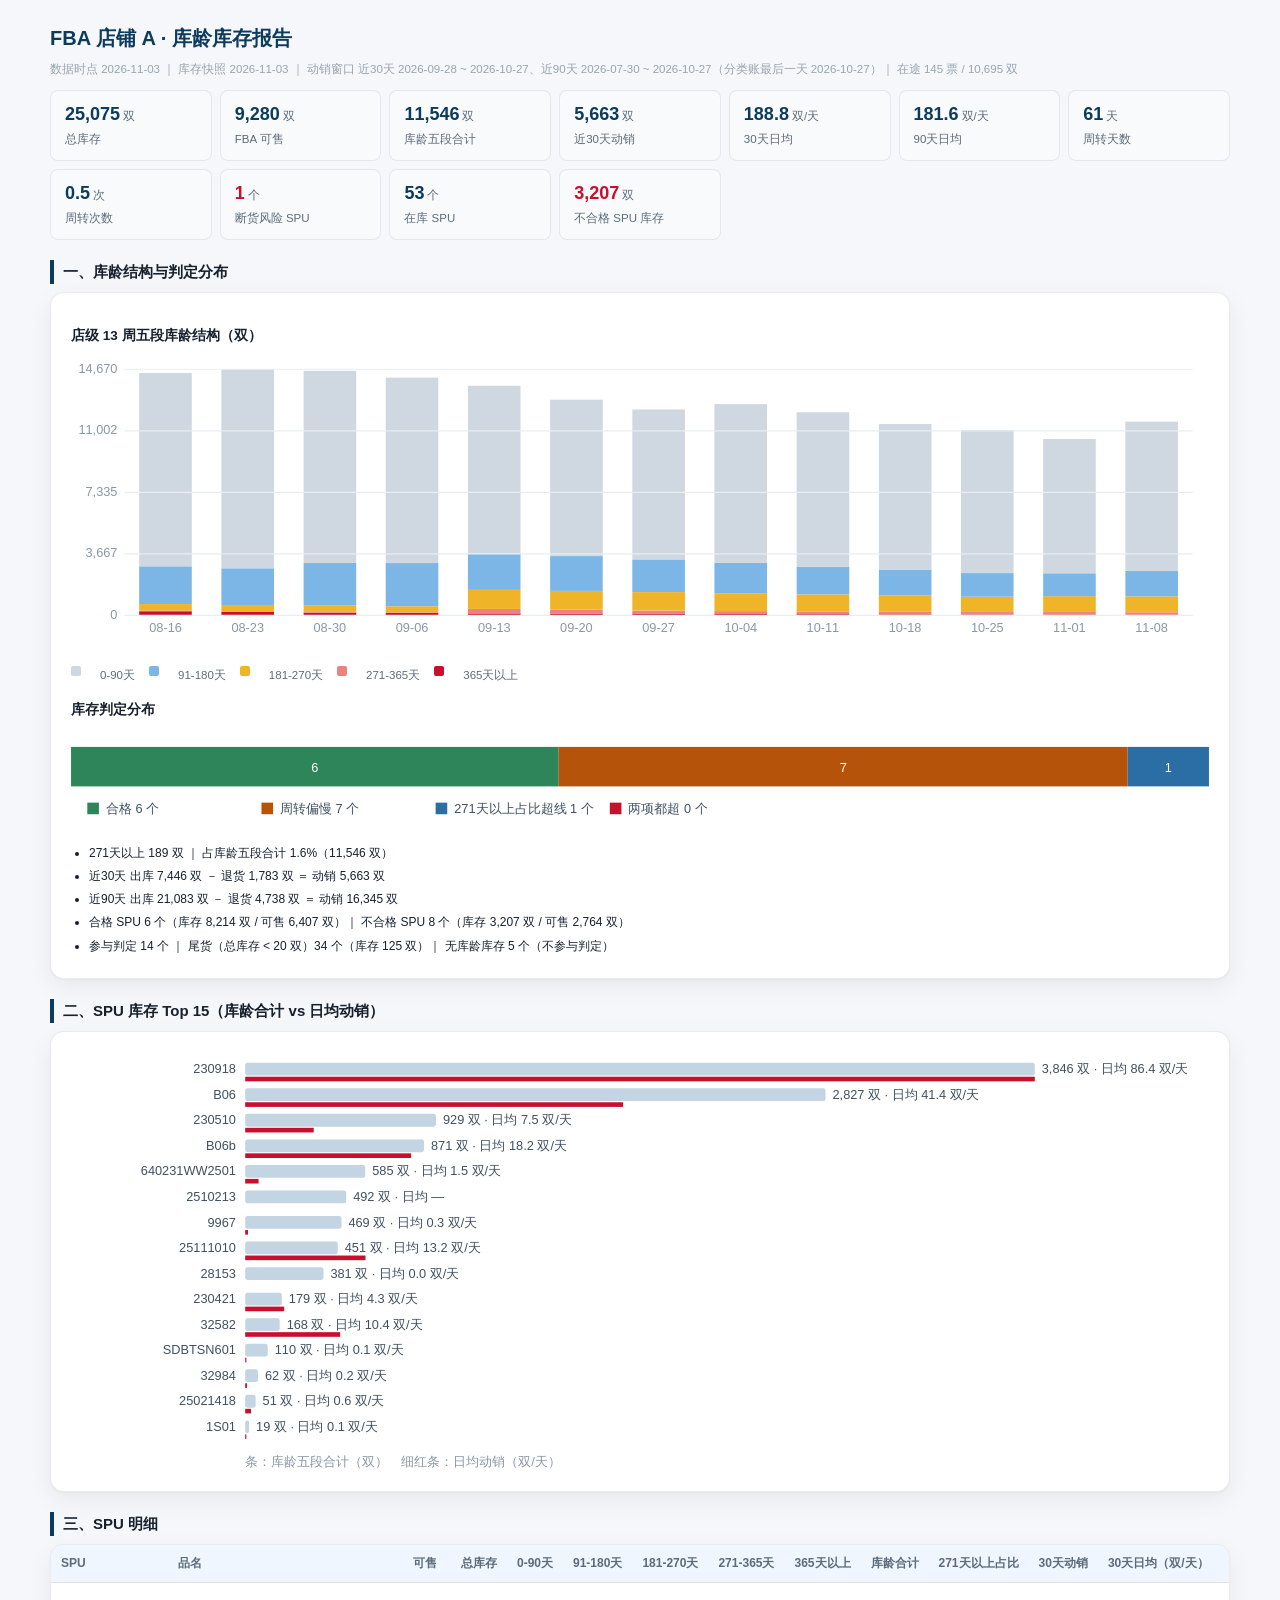
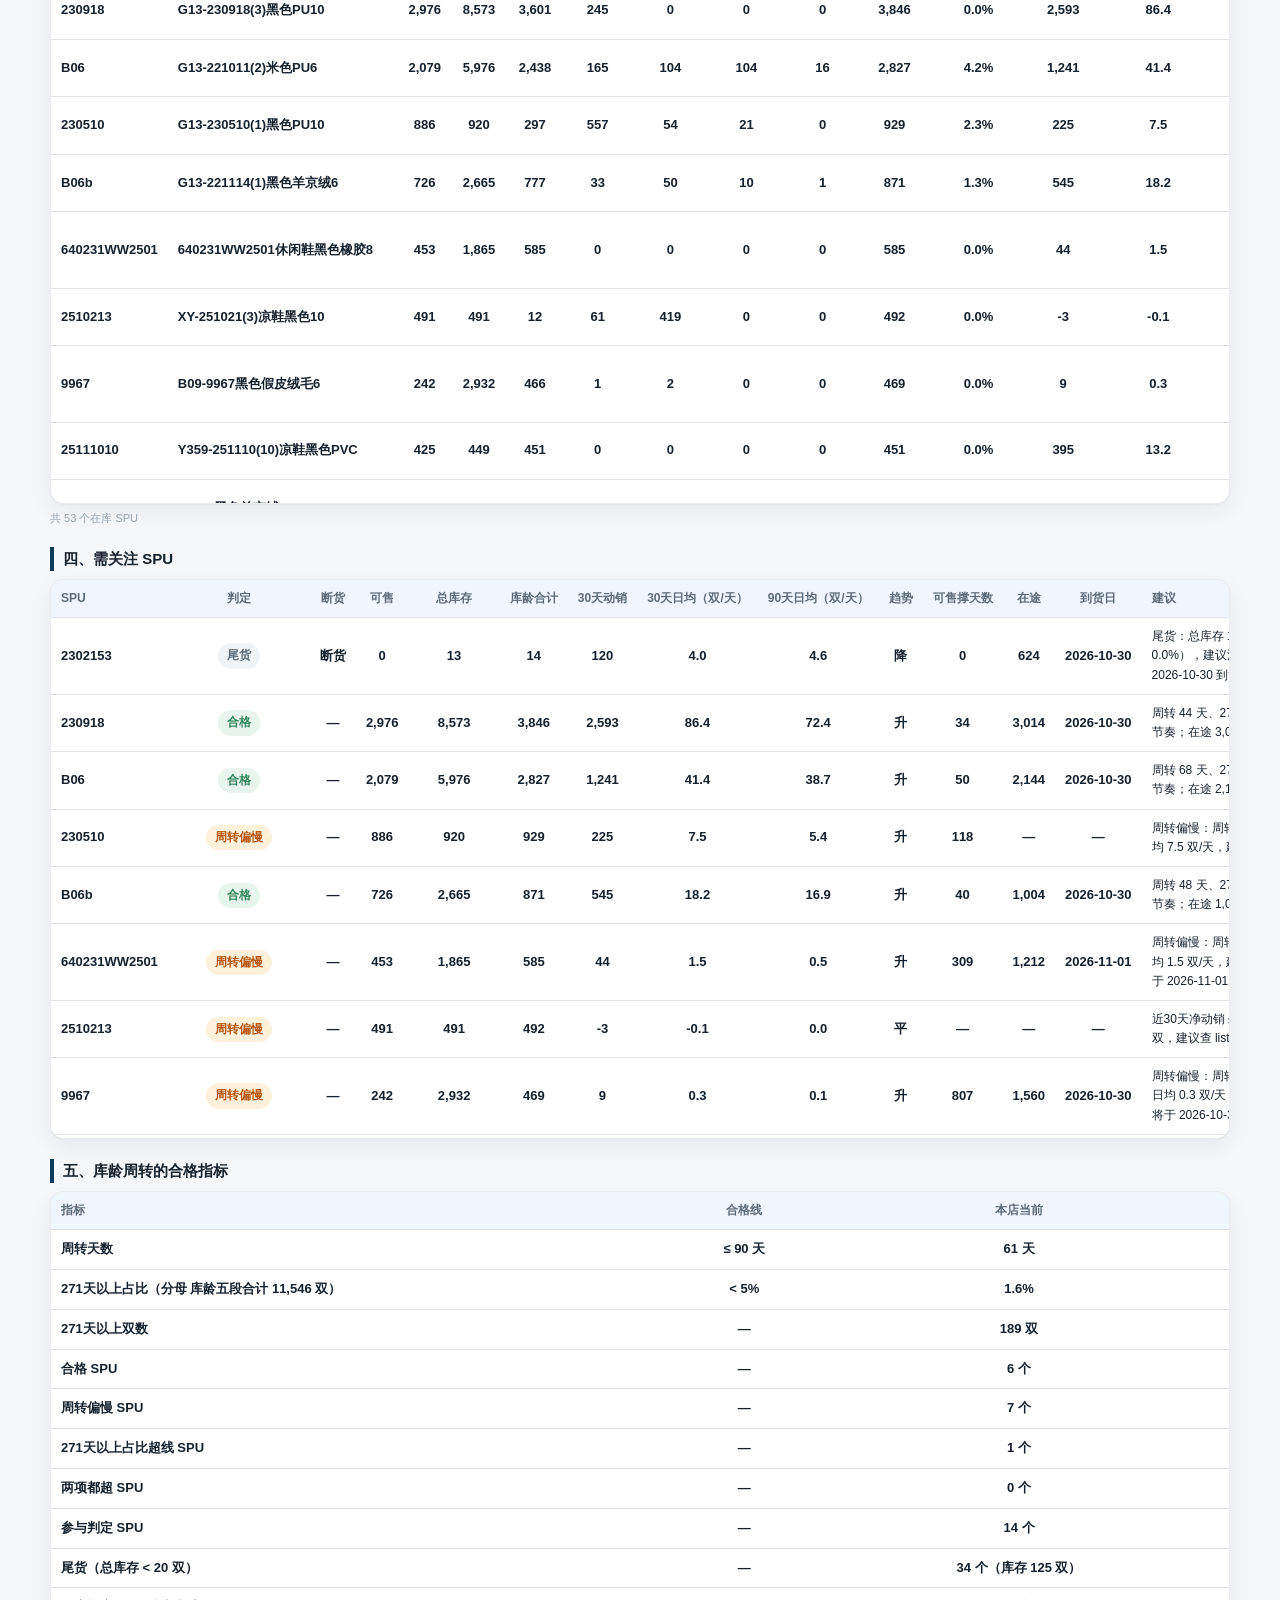
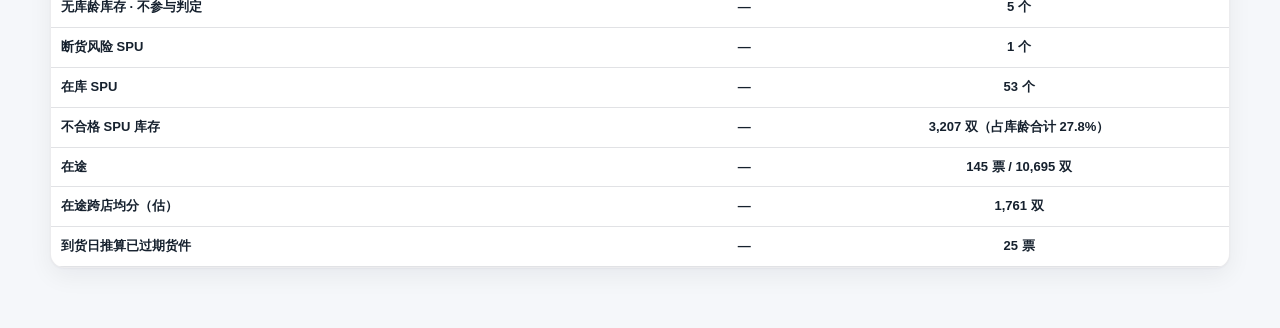
<file: logistics-dashboard/dashboard/age_report_1shop.sample.html>
<!DOCTYPE html><html lang="zh-CN"><head><meta charset="utf-8">
<meta name="viewport" content="width=device-width,initial-scale=1">
<title>FBA 店铺 A · 库龄库存报告</title>
<style>
body{margin:0;background:#f5f7fa;}
.ar-page{max-width:1180px;margin:0 auto;padding:22px 18px 60px;}
/* ---------- 库龄库存报告·共享样式（2026-11-03）
   独立 HTML 报告与站点页面模块共用这一份样式，作用域统一挂 .ar-wrap
   视觉规范：§6 浅色玻璃浮层 + §8 页面卡片白底描边柔影
   红线：字号不得 < 11px；表头与数字同列视觉居中；空区留白；只出数字与单位 */

.ar-wrap{--ar-line:rgba(15,23,42,.12);--ar-soft:#5c6b7a;--ar-mute:#97a4b0;
  --ar-ink:#16212e;--ar-blue:#0d3b5c;--ar-red:#c8102e;color:var(--ar-ink);
  font:13px/1.6 -apple-system,"Segoe UI","Microsoft YaHei",sans-serif;}
.ar-wrap *{box-sizing:border-box;}
.ar-wrap h1{font-size:20px;font-weight:700;color:var(--ar-blue);margin:0 0 6px;}
.ar-wrap h2{font-size:15px;font-weight:700;color:var(--ar-ink);margin:20px 0 8px;
  padding-left:9px;border-left:4px solid var(--ar-blue);}
.ar-wrap h3{font-size:13.5px;font-weight:700;color:var(--ar-ink);margin:14px 0 6px;}
.ar-wrap .ar-meta{font-size:11.5px;color:var(--ar-mute);margin-bottom:12px;
  font-variant-numeric:tabular-nums;}
.ar-wrap .ar-tip{font-size:11px;color:var(--ar-mute);margin-top:6px;}

/* KPI 区（§8.3） */
.ar-kpis{display:grid;grid-template-columns:repeat(auto-fit,minmax(152px,1fr));gap:8px;}
.ar-kpi{background:#f8fafc;border:1px solid rgba(15,23,42,.08);border-radius:8px;
  padding:12px 14px;}
.ar-kpi b{display:block;font-size:18px;font-weight:700;color:var(--ar-blue);
  font-variant-numeric:tabular-nums;line-height:1.3;}
.ar-kpi b i{font-style:normal;font-size:11.5px;font-weight:400;color:var(--ar-soft);
  margin-left:3px;}
.ar-kpi span{display:block;font-size:11.5px;color:var(--ar-soft);margin-top:3px;}
.ar-kpi.warn b{color:var(--ar-red);}

/* 页面卡片（§8.1） */
.ar-card{background:#ffffff;border:1px solid rgba(15,23,42,.08);border-radius:14px;
  padding:18px 20px;margin:0 0 12px;
  box-shadow:0 1px 2px rgba(15,23,42,.04),0 8px 24px rgba(15,23,42,.06),
    inset 0 1px 0 rgba(255,255,255,.9);}

/* 表格区（§8.4） */
.ar-tblwrap{background:#fff;border:1px solid rgba(15,23,42,.08);border-radius:14px;
  overflow:auto;max-height:560px;max-width:100%;
  box-shadow:0 1px 2px rgba(15,23,42,.04),0 8px 24px rgba(15,23,42,.06),
    inset 0 1px 0 rgba(255,255,255,.9);}
.ar-wrap table{width:max-content;min-width:100%;border-collapse:collapse;font-size:13px;}
.ar-wrap th,.ar-wrap td{text-align:center;white-space:nowrap;padding:9px 10px;
  border-bottom:1px solid var(--ar-line);font-variant-numeric:tabular-nums;}
.ar-wrap th{position:sticky;top:0;z-index:2;font-size:12px;font-weight:600;
  color:var(--ar-soft);background:#eff6ff;}
.ar-wrap td{font-weight:600;color:var(--ar-ink);}
.ar-wrap th.l,.ar-wrap td.l{text-align:left;}
.ar-wrap td.l b{font-weight:700;}
/* 库龄变化列：双数 + 百分比，限宽不换行 */
.ar-wrap td.chg{font-weight:600;max-width:132px;overflow:hidden;text-overflow:ellipsis;}
.ar-wrap tbody tr:hover{background:rgba(13,59,92,.08);}
.ar-wrap td.adv{text-align:left;white-space:normal;min-width:200px;max-width:280px;
  font-weight:400;font-size:12px;color:var(--ar-ink);}
/* 合格指标表：行数少，整表铺开，不出内滚动条 */
.ar-wrap .ar-critwrap{max-height:none;}
.ar-wrap table.ar-crit td:first-child{font-weight:600;color:var(--ar-ink);}

/* 徽标 pill（§8.4） */
.ar-tag{display:inline-block;padding:3px 9px;border-radius:999px;font-size:12px;
  font-weight:600;}
.ar-t-ok{background:#e7f5ec;color:#2f855a;}
.ar-t-many{background:#fdf1dc;color:#b45309;}
.ar-t-low{background:#e5f0f8;color:#2b6ea3;}
.ar-t-bad{background:#fde8e8;color:var(--ar-red);}
.ar-t-risk{background:#fde8e8;color:var(--ar-red);}
.ar-t-tail{background:#f0f4f8;color:#5c6b7a;}

/* 说明列表 */
.ar-wrap ul.ar-notes{margin:6px 0 0 18px;padding:0;font-size:12px;color:var(--ar-ink);}
.ar-wrap ul.ar-notes li{margin:4px 0;}

/* 图例 */
.ar-legend{display:flex;gap:14px;flex-wrap:wrap;font-size:11.5px;color:var(--ar-soft);
  margin-top:6px;}
.ar-legend i{display:inline-block;width:10px;height:10px;border-radius:2px;margin-right:5px;}
.ar-wrap svg{display:block;width:100%;height:auto;}

/* 站点模块入口块（页面内） */
.ar-entry{display:flex;align-items:center;gap:14px;flex-wrap:wrap;
  background:#ffffff;border:1px solid rgba(15,23,42,.08);border-radius:14px;
  padding:14px 16px;margin:0 0 10px;
  box-shadow:0 1px 2px rgba(15,23,42,.04),0 8px 24px rgba(15,23,92,.06),
    inset 0 1px 0 rgba(255,255,255,.9);}
.ar-entry-hd{display:flex;align-items:baseline;gap:8px;}
.ar-entry-hd b{font-size:13px;font-weight:700;color:var(--ar-blue);}
.ar-entry-hd span{font-size:11.5px;color:var(--ar-soft);}
.ar-entry-kpis{display:flex;gap:18px;flex-wrap:wrap;margin-left:auto;}
.ar-entry-kpis div{text-align:right;}
.ar-entry-kpis b{display:block;font-size:16px;font-weight:700;color:var(--ar-blue);
  font-variant-numeric:tabular-nums;line-height:1.3;}
.ar-entry-kpis b i{font-style:normal;font-size:11.5px;font-weight:400;color:var(--ar-soft);
  margin-left:2px;}
.ar-entry-kpis span{display:block;font-size:11px;color:var(--ar-mute);margin-top:2px;}
.ar-open-btn{height:28px;padding:0 14px;border:1px solid #e6ebf0;border-radius:8px;
  background:#0d3b5c;color:#fff;font-size:12.5px;font-weight:600;cursor:pointer;}
.ar-open-btn:hover{background:#134c73;}

/* 报告弹窗：§6 浅色玻璃 token */
.ar-modal{position:fixed;z-index:100002;left:50%;top:50%;transform:translate(-50%,-50%);
  width:min(1180px,calc(100vw - 24px));max-height:min(86vh,900px);overflow:auto;
  pointer-events:auto;background:rgba(255,255,255,.68);color:var(--ar-ink);
  -webkit-backdrop-filter:blur(20px) saturate(180%);backdrop-filter:blur(20px) saturate(180%);
  border:1px solid rgba(255,255,255,.65);border-radius:10px;padding:18px 20px;
  box-shadow:0 12px 32px rgba(15,23,42,.16),0 1px 2px rgba(15,23,42,.05),
    inset 0 1px 0 rgba(255,255,255,.9);}
.ar-modal-hd{display:flex;align-items:baseline;gap:10px;margin-bottom:10px;
  padding-bottom:8px;border-bottom:1px solid var(--ar-line);}
.ar-modal-hd b{font-size:16px;font-weight:700;color:var(--ar-blue);}
.ar-modal-hd span{font-size:11.5px;color:var(--ar-soft);}
.ar-modal-x{margin-left:auto;width:22px;height:22px;border:0;border-radius:6px;
  background:transparent;color:var(--ar-soft);font-size:15px;line-height:1;cursor:pointer;}
.ar-modal-x:hover{background:rgba(13,59,92,.08);color:var(--ar-blue);}

</style></head><body><div class="ar-page"><div class="ar-wrap" id="arRoot"></div></div>
<script>
window.__AGEREP={"sid":"00001","name":"FBA 店铺 A","today":"2026-11-03","ledgerAsOf":"2026-10-27","snapshotUpdatedAt":"2026-11-03","win30":["2026-09-28","2026-10-27"],"win90":["2026-07-30","2026-10-27"],"kpi":{"totalStock":25075.0,"avail":9280.0,"ageStock":11546.0,"bands":[8897.0,1513.0,947.0,162.0,27.0],"move30":5663.0,"move90":16345.0,"ship30":7446.0,"ret30":1783.0,"ship90":21083.0,"ret90":4738.0,"daily30":188.76666666666668,"daily90":181.61111111111111,"turnDays":61.16546000353169,"turns":0.4904728910445176,"oldRatio":1.6369305387147066,"oldQty":189.0,"spuCount":53,"riskCount":1,"judgeCounts":{"合格":6,"周转偏慢":7,"271天以上占比超线":1},"judgedCount":14,"noAgeCount":5,"tailCount":34,"tailStock":125.0,"tailAvail":98.0,"okCount":6,"okStock":8214.0,"okAvail":6407.0,"badCount":8,"badStock":3207.0,"badAvail":2764.0,"badStockRatio":27.775853109301924,"transitQty":10695,"transitFbaCount":145,"transitSplitQty":1761,"transitOverdueShip":25},"rows":[{"spu":"230918","name":"G13-230918(3)黑色PU10","avail":2976.0,"total":8573.0,"bands":[3601.0,245.0,0.0,0.0,0.0],"stock":3846.0,"move30":2593.0,"daily30":86.43333333333334,"daily90":72.44444444444444,"trend":"升","turnDays":44.49672194369456,"turns":0.35389413201766057,"coverDays":34.431160817585805,"oldRatio":0.0,"transitQty":3014,"transitArrive":"2026-10-30","transitArriveHow":"估算","transitOverdue":true,"ageChange1w":{"total":579.0,"pct":17.722681359044994,"old":0.0,"bands":[405.0,174.0,0.0,0.0,0.0]},"ageChange2w":{"total":634.0,"pct":19.73848069738481,"old":0.0,"bands":[389.0,245.0,0.0,0.0,0.0]},"judge":"合格","judged":true,"tail":false,"risk":false,"advice":"周转 44 天、271天以上占 0.0%，维持现有补货节奏；在途 3,014 双将于 2026-10-30 到货"},{"spu":"B06","name":"G13-221011(2)米色PU6","avail":2079.0,"total":5976.0,"bands":[2438.0,165.0,104.0,104.0,16.0],"stock":2827.0,"move30":1241.0,"daily30":41.36666666666667,"daily90":38.71111111111111,"trend":"升","turnDays":68.34004834810636,"turns":0.2847081225552611,"coverDays":50.25785656728445,"oldRatio":4.244782454899186,"transitQty":2144,"transitArrive":"2026-10-30","transitArriveHow":"估算","transitOverdue":true,"ageChange1w":{"total":282.0,"pct":11.080550098231827,"old":-14.0,"bands":[306.0,-2.0,-8.0,-13.0,-1.0]},"ageChange2w":{"total":441.8000000000002,"pct":18.522555760523236,"old":-14.0,"bands":[471.5,-5.199999999999989,-10.5,-13.0,-1.0]},"judge":"合格","judged":true,"tail":false,"risk":false,"advice":"周转 68 天、271天以上占 4.2%，维持现有补货节奏；在途 2,144 双将于 2026-10-30 到货"},{"spu":"230510","name":"G13-230510(1)黑色PU10","avail":886.0,"total":920.0,"bands":[297.0,557.0,54.0,21.0,0.0],"stock":929.0,"move30":225.0,"daily30":7.5,"daily90":5.444444444444445,"trend":"升","turnDays":123.86666666666666,"turns":0.22666599506371835,"coverDays":118.13333333333334,"oldRatio":2.2604951560818085,"transitQty":0,"transitArrive":null,"transitArriveHow":null,"transitOverdue":false,"ageChange1w":{"total":-20.0,"pct":-2.107481559536354,"old":0.0,"bands":[0.0,-18.0,-2.0,0.0,0.0]},"ageChange2w":{"total":-12.900000000000091,"pct":-1.3695721414162958,"old":21.0,"bands":[5.199999999999989,-34.200000000000045,-4.899999999999999,21.0,0.0]},"judge":"周转偏慢","judged":true,"tail":false,"risk":false,"advice":"周转偏慢：周转 124 天、库存 929 双、近30天日均 7.5 双/天，建议促销/降库存"},{"spu":"B06b","name":"G13-221114(1)黑色羊京绒6","avail":726.0,"total":2665.0,"bands":[777.0,33.0,50.0,10.0,1.0],"stock":871.0,"move30":545.0,"daily30":18.166666666666668,"daily90":16.877777777777776,"trend":"升","turnDays":47.944954128440365,"turns":0.35809323565163115,"coverDays":39.96330275229357,"oldRatio":1.2629161882893225,"transitQty":1004,"transitArrive":"2026-10-30","transitArriveHow":"估算","transitOverdue":true,"ageChange1w":{"total":0.0,"pct":0.0,"old":0.0,"bands":[4.0,-3.0,-1.0,0.0,0.0]},"ageChange2w":{"total":-14.699999999999932,"pct":-1.6597041887772308,"old":0.0,"bands":[-7.7999999999999545,-5.899999999999999,-1.0,0.0,0.0]},"judge":"合格","judged":true,"tail":false,"risk":false,"advice":"周转 48 天、271天以上占 1.3%，维持现有补货节奏；在途 1,004 双将于 2026-10-30 到货"},{"spu":"640231WW2501","name":"640231WW2501休闲鞋黑色橡胶8","avail":453.0,"total":1865.0,"bands":[585.0,0.0,0.0,0.0,0.0],"stock":585.0,"move30":44.0,"daily30":1.4666666666666666,"daily90":0.4888888888888889,"trend":"升","turnDays":398.8636363636364,"turns":0.051513200257566005,"coverDays":308.8636363636364,"oldRatio":0.0,"transitQty":1212,"transitArrive":"2026-11-01","transitArriveHow":"估算","transitOverdue":true,"ageChange1w":{"total":65.0,"pct":12.5,"old":0.0,"bands":[65.0,0.0,0.0,0.0,0.0]},"ageChange2w":{"total":-3.2000000000000455,"pct":-0.5440326419585252,"old":0.0,"bands":[-3.2000000000000455,0.0,0.0,0.0,0.0]},"judge":"周转偏慢","judged":true,"tail":false,"risk":false,"advice":"周转偏慢：周转 399 天、库存 585 双、近30天日均 1.5 双/天，建议促销/降库存；在途 1,212 双将于 2026-11-01 到货"},{"spu":"2510213","name":"XY-251021(3)凉鞋黑色10","avail":491.0,"total":491.0,"bands":[12.0,61.0,419.0,0.0,0.0],"stock":492.0,"move30":-3.0,"daily30":-0.1,"daily90":0.011111111111111112,"trend":"平","turnDays":null,"turns":null,"coverDays":null,"oldRatio":0.0,"transitQty":0,"transitArrive":null,"transitArriveHow":null,"transitOverdue":false,"ageChange1w":{"total":0.0,"pct":0.0,"old":0.0,"bands":[-1.0,-1.0,2.0,0.0,0.0]},"ageChange2w":{"total":0.9000000000000341,"pct":0.18326206475260318,"old":0.0,"bands":[-1.0,-0.8999999999999986,2.8000000000000114,0.0,0.0]},"judge":"周转偏慢","judged":true,"tail":false,"risk":false,"advice":"近30天净动销 ≤ 0：库存 492 双、近90天动销 1 双，建议查 listing / 清货"},{"spu":"9967","name":"B09-9967黑色假皮绒毛6","avail":242.0,"total":2932.0,"bands":[466.0,1.0,2.0,0.0,0.0],"stock":469.0,"move30":9.0,"daily30":0.3,"daily90":0.1,"trend":"升","turnDays":1563.3333333333335,"turns":0.0268176400476758,"coverDays":806.6666666666667,"oldRatio":0.0,"transitQty":1560,"transitArrive":"2026-10-30","transitArriveHow":"估算","transitOverdue":true,"ageChange1w":{"total":129.0,"pct":37.94117647058823,"old":0.0,"bands":[129.0,0.0,0.0,0.0,0.0]},"ageChange2w":{"total":67.10000000000002,"pct":16.695695446628523,"old":0.0,"bands":[67.10000000000002,0.0,0.0,0.0,0.0]},"judge":"周转偏慢","judged":true,"tail":false,"risk":false,"advice":"周转偏慢：周转 999+ 天、库存 469 双、近30天日均 0.3 双/天，建议促销/降库存；在途 1,560 双将于 2026-10-30 到货"},{"spu":"25111010","name":"Y359-251110(10)凉鞋黑色PVC10","avail":425.0,"total":449.0,"bands":[451.0,0.0,0.0,0.0,0.0],"stock":451.0,"move30":395.0,"daily30":13.166666666666666,"daily90":29.488888888888887,"trend":"降","turnDays":34.25316455696203,"turns":0.7299270072992701,"coverDays":32.278481012658226,"oldRatio":0.0,"transitQty":0,"transitArrive":null,"transitArriveHow":null,"transitOverdue":false,"ageChange1w":{"total":-14.0,"pct":-3.010752688172043,"old":0.0,"bands":[-14.0,0.0,0.0,0.0,0.0]},"ageChange2w":{"total":-15.100000000000023,"pct":-3.2396481441750744,"old":0.0,"bands":[-15.100000000000023,0.0,0.0,0.0,0.0]},"judge":"合格","judged":true,"tail":false,"risk":false,"advice":"周转 34 天、271天以上占 0.0%，维持现有补货节奏"},{"spu":"28153","name":"28153黑色羊京绒10","avail":380.0,"total":381.0,"bands":[0.0,336.0,45.0,0.0,0.0],"stock":381.0,"move30":1.0,"daily30":0.03333333333333333,"daily90":0.011111111111111112,"trend":"升","turnDays":11430.0,"turns":0.002621231979030144,"coverDays":11400.0,"oldRatio":0.0,"transitQty":0,"transitArrive":null,"transitArriveHow":null,"transitOverdue":false,"ageChange1w":{"total":-1.0,"pct":-0.2617801047120419,"old":0.0,"bands":[0.0,-3.0,2.0,0.0,0.0]},"ageChange2w":{"total":42.0,"pct":12.389380530973451,"old":0.0,"bands":[0.0,-3.0,45.0,0.0,0.0]},"judge":"周转偏慢","judged":true,"tail":false,"risk":false,"advice":"周转偏慢：周转 999+ 天、库存 381 双、近30天日均 0.0 双/天，建议促销/降库存"},{"spu":"230421","name":"G13-230421(1)黑色PU10","avail":134.0,"total":239.0,"bands":[95.0,11.0,64.0,7.0,2.0],"stock":179.0,"move30":128.0,"daily30":4.266666666666667,"daily90":4.3,"trend":"平","turnDays":41.953125,"turns":0.4373078237102836,"coverDays":31.40625,"oldRatio":5.027932960893855,"transitQty":0,"transitArrive":null,"transitArriveHow":null,"transitOverdue":false,"ageChange1w":{"total":6.0,"pct":3.4682080924855487,"old":0.0,"bands":[6.0,-1.0,1.0,0.0,0.0]},"ageChange2w":{"total":-44.0,"pct":-19.730941704035875,"old":-11.3,"bands":[-20.700000000000003,-6.699999999999999,-5.299999999999997,0.0,-11.3]},"judge":"271天以上占比超线","judged":true,"tail":false,"risk":false,"advice":"271天以上占比超线：271天以上 9 双占 5.0%，建议停补/清货/降权重"},{"spu":"32582","name":"G13-32582黑色羊京绒8","avail":168.0,"total":168.0,"bands":[0.0,0.0,168.0,0.0,0.0],"stock":168.0,"move30":312.0,"daily30":10.4,"daily90":6.633333333333334,"trend":"升","turnDays":16.153846153846153,"turns":1.8571428571428572,"coverDays":16.153846153846153,"oldRatio":0.0,"transitQty":201,"transitArrive":"2026-11-01","transitArriveHow":"估算","transitOverdue":true,"ageChange1w":{"total":0.0,"pct":0.0,"old":0.0,"bands":[0.0,0.0,0.0,0.0,0.0]},"ageChange2w":{"total":0.0,"pct":0.0,"old":0.0,"bands":[0.0,0.0,0.0,0.0,0.0]},"judge":"合格","judged":true,"tail":false,"risk":false,"advice":"周转 16 天、271天以上占 0.0%，维持现有补货节奏；在途 201 双将于 2026-11-01 到货"},{"spu":"SDBTSN601","name":"SDBTSN601雪地靴黑色36/37","avail":116.0,"total":120.0,"bands":[110.0,0.0,0.0,0.0,0.0],"stock":110.0,"move30":4.0,"daily30":0.13333333333333333,"daily90":0.044444444444444446,"trend":"升","turnDays":825.0,"turns":0.048484848484848485,"coverDays":870.0,"oldRatio":0.0,"transitQty":0,"transitArrive":null,"transitArriveHow":null,"transitOverdue":false,"ageChange1w":{"total":-11.0,"pct":-9.090909090909092,"old":0.0,"bands":[-11.0,0.0,0.0,0.0,0.0]},"ageChange2w":{"total":1.0,"pct":0.9174311926605505,"old":0.0,"bands":[1.0,0.0,0.0,0.0,0.0]},"judge":"周转偏慢","judged":true,"tail":false,"risk":false,"advice":"周转偏慢：周转 825 天、库存 110 双、近30天日均 0.1 双/天，建议促销/降库存"},{"spu":"32984","name":"F75-32984黑色羊京绒7","avail":62.0,"total":62.0,"bands":[4.0,58.0,0.0,0.0,0.0],"stock":62.0,"move30":6.0,"daily30":0.2,"daily90":0.15555555555555556,"trend":"升","turnDays":310.0,"turns":0.09448818897637795,"coverDays":310.0,"oldRatio":0.0,"transitQty":0,"transitArrive":null,"transitArriveHow":null,"transitOverdue":false,"ageChange1w":{"total":0.0,"pct":0.0,"old":0.0,"bands":[0.0,0.0,0.0,0.0,0.0]},"ageChange2w":{"total":0.10000000000000142,"pct":0.16155088852988922,"old":0.0,"bands":[-1.0,1.1000000000000014,0.0,0.0,0.0]},"judge":"周转偏慢","judged":true,"tail":false,"risk":false,"advice":"周转偏慢：周转 310 天、库存 62 双、近30天日均 0.2 双/天，建议促销/降库存"},{"spu":"25021418","name":"250214(18)-5拖鞋-米色羊京绒6","avail":33.0,"total":82.0,"bands":[7.0,25.0,19.0,0.0,0.0],"stock":51.0,"move30":19.0,"daily30":0.6333333333333333,"daily90":1.0222222222222221,"trend":"降","turnDays":80.52631578947368,"turns":0.1340860973888497,"coverDays":52.10526315789474,"oldRatio":0.0,"transitQty":0,"transitArrive":null,"transitArriveHow":null,"transitOverdue":false,"ageChange1w":{"total":7.0,"pct":15.909090909090908,"old":0.0,"bands":[1.0,2.0,4.0,0.0,0.0]},"ageChange2w":{"total":-29.5,"pct":-36.64596273291926,"old":-6.9,"bands":[-4.9,-12.899999999999999,-4.800000000000001,0.0,-6.9]},"judge":"合格","judged":true,"tail":false,"risk":false,"advice":"周转 81 天、271天以上占 0.0%，维持现有补货节奏"},{"spu":"1S01","name":"G13-221107(2)黑色羊京绒11","avail":17.0,"total":19.0,"bands":[8.0,1.0,10.0,0.0,0.0],"stock":19.0,"move30":4.0,"daily30":0.13333333333333333,"daily90":0.12222222222222222,"trend":"升","turnDays":142.5,"turns":0.21164021164021166,"coverDays":127.5,"oldRatio":0.0,"transitQty":794,"transitArrive":"2026-10-30","transitArriveHow":"估算","transitOverdue":true,"ageChange1w":{"total":3.0,"pct":18.75,"old":0.0,"bands":[3.0,0.0,0.0,0.0,0.0]},"ageChange2w":{"total":13.0,"pct":216.66666666666666,"old":0.0,"bands":[3.0,0.0,10.0,0.0,0.0]},"judge":"","judged":false,"tail":true,"risk":false,"advice":"尾货：总库存 19 双、271天以上 0 双（占 0.0%），建议清货/降权重；在途 794 双将于 2026-10-30 到货"},{"spu":"2302153","name":"G13-230215(3)米白PU6","avail":0.0,"total":13.0,"bands":[14.0,0.0,0.0,0.0,0.0],"stock":14.0,"move30":120.0,"daily30":4.0,"daily90":4.622222222222222,"trend":"降","turnDays":3.5,"turns":8.571428571428571,"coverDays":0.0,"oldRatio":0.0,"transitQty":624,"transitArrive":"2026-10-30","transitArriveHow":"估算","transitOverdue":true,"ageChange1w":{"total":-1.0,"pct":-6.666666666666667,"old":0.0,"bands":[-1.0,0.0,0.0,0.0,0.0]},"ageChange2w":null,"judge":"","judged":false,"tail":true,"risk":true,"advice":"尾货：总库存 13 双、271天以上 0 双（占 0.0%），建议清货/降权重；在途 624 双将于 2026-10-30 到货"},{"spu":"2502243","name":"S1D-250224(3)玛丽珍单鞋裸色羊京绒","avail":10.0,"total":14.0,"bands":[3.0,8.0,1.0,0.0,0.0],"stock":12.0,"move30":3.0,"daily30":0.1,"daily90":0.044444444444444446,"trend":"升","turnDays":120.0,"turns":0.048154093097913325,"coverDays":100.0,"oldRatio":0.0,"transitQty":0,"transitArrive":null,"transitArriveHow":null,"transitOverdue":false,"ageChange1w":{"total":1.0,"pct":9.090909090909092,"old":0.0,"bands":[1.0,0.0,0.0,0.0,0.0]},"ageChange2w":{"total":-10.700000000000003,"pct":-47.13656387665199,"old":0.0,"bands":[-1.4000000000000004,-10.3,1.0,0.0,0.0]},"judge":"","judged":false,"tail":true,"risk":false,"advice":"尾货：总库存 14 双、271天以上 0 双（占 0.0%），建议清货/降权重"},{"spu":"S02","name":"G13-221107(1)玫瑰金PU6.5","avail":11.0,"total":13.0,"bands":[3.0,1.0,3.0,5.0,0.0],"stock":12.0,"move30":3.0,"daily30":0.1,"daily90":0.05555555555555555,"trend":"升","turnDays":120.0,"turns":0.21897810218978103,"coverDays":110.0,"oldRatio":41.66666666666667,"transitQty":76,"transitArrive":"2026-11-29","transitArriveHow":"估算","transitOverdue":false,"ageChange1w":{"total":0.0,"pct":0.0,"old":0.0,"bands":[0.0,0.0,0.0,0.0,0.0]},"ageChange2w":{"total":5.0,"pct":71.42857142857143,"old":5.0,"bands":[0.0,0.0,0.0,5.0,0.0]},"judge":"","judged":false,"tail":true,"risk":false,"advice":"尾货：总库存 13 双、271天以上 5 双（占 41.7%），建议清货/降权重；在途 76 双将于 2026-11-29 到货"},{"spu":"无款号","name":"","avail":8.0,"total":11.0,"bands":[4.0,2.0,0.0,3.0,3.0],"stock":12.0,"move30":3.0,"daily30":0.1,"daily90":0.03333333333333333,"trend":"升","turnDays":120.0,"turns":0.25,"coverDays":80.0,"oldRatio":50.0,"transitQty":0,"transitArrive":null,"transitArriveHow":null,"transitOverdue":false,"ageChange1w":null,"ageChange2w":null,"judge":"","judged":false,"tail":true,"risk":false,"advice":"尾货：总库存 11 双、271天以上 6 双（占 50.0%），建议清货/降权重"},{"spu":"2410081","name":"F75-241008(1)米色网布10","avail":8.0,"total":8.0,"bands":[8.0,0.0,0.0,0.0,0.0],"stock":8.0,"move30":-3.0,"daily30":-0.1,"daily90":0.044444444444444446,"trend":"平","turnDays":null,"turns":null,"coverDays":null,"oldRatio":0.0,"transitQty":0,"transitArrive":null,"transitArriveHow":null,"transitOverdue":false,"ageChange1w":{"total":-1.0,"pct":-11.11111111111111,"old":0.0,"bands":[0.0,-1.0,0.0,0.0,0.0]},"ageChange2w":{"total":8.0,"pct":null,"old":0.0,"bands":[8.0,0.0,0.0,0.0,0.0]},"judge":"","judged":false,"tail":true,"risk":false,"advice":"尾货：总库存 8 双、271天以上 0 双（占 0.0%），建议清货/降权重"},{"spu":"39027","name":"F32-39027-5裸色羊京绒7","avail":5.0,"total":6.0,"bands":[0.0,0.0,1.0,4.0,0.0],"stock":5.0,"move30":0.0,"daily30":0.0,"daily90":0.0,"trend":"平","turnDays":null,"turns":null,"coverDays":null,"oldRatio":80.0,"transitQty":0,"transitArrive":null,"transitArriveHow":null,"transitOverdue":false,"ageChange1w":{"total":0.0,"pct":0.0,"old":0.0,"bands":[0.0,0.0,0.0,0.0,0.0]},"ageChange2w":{"total":-0.5,"pct":-9.090909090909092,"old":-0.5,"bands":[0.0,0.0,0.0,0.0,-0.5]},"judge":"","judged":false,"tail":true,"risk":false,"advice":"尾货：总库存 6 双、271天以上 4 双（占 80.0%），建议清货/降权重"},{"spu":"9279","name":"B09-9279黑色假皮绒毛6.5","avail":5.0,"total":5.0,"bands":[1.0,0.0,2.0,1.0,1.0],"stock":5.0,"move30":0.0,"daily30":0.0,"daily90":0.0,"trend":"平","turnDays":null,"turns":null,"coverDays":null,"oldRatio":40.0,"transitQty":0,"transitArrive":null,"transitArriveHow":null,"transitOverdue":false,"ageChange1w":{"total":0.0,"pct":0.0,"old":0.0,"bands":[0.0,0.0,0.0,0.0,0.0]},"ageChange2w":{"total":0.0,"pct":0.0,"old":0.0,"bands":[0.0,0.0,0.0,0.0,0.0]},"judge":"","judged":false,"tail":true,"risk":false,"advice":"尾货：总库存 5 双、271天以上 2 双（占 40.0%），建议清货/降权重"},{"spu":"2604021","name":"260402(1)镂空果冻凉鞋透明黑PVC+PU5","avail":1.0,"total":17.0,"bands":[3.0,1.0,0.0,0.0,0.0],"stock":4.0,"move30":7.0,"daily30":0.23333333333333334,"daily90":0.6555555555555556,"trend":"降","turnDays":17.142857142857142,"turns":0.17565872020075282,"coverDays":4.285714285714286,"oldRatio":0.0,"transitQty":0,"transitArrive":null,"transitArriveHow":null,"transitOverdue":false,"ageChange1w":{"total":-1.0,"pct":-20.0,"old":0.0,"bands":[1.0,-2.0,0.0,0.0,0.0]},"ageChange2w":{"total":-45.3,"pct":-91.88640973630832,"old":0.0,"bands":[-0.5,-44.8,0.0,0.0,0.0]},"judge":"","judged":false,"tail":true,"risk":false,"advice":"尾货：总库存 17 双、271天以上 0 双（占 0.0%），建议清货/降权重"},{"spu":"230109","name":"G13-230109(1)金色羊京绒烫钻9.5","avail":3.0,"total":3.0,"bands":[1.0,0.0,0.0,0.0,2.0],"stock":3.0,"move30":1.0,"daily30":0.03333333333333333,"daily90":0.011111111111111112,"trend":"升","turnDays":90.0,"turns":0.2857142857142857,"coverDays":90.0,"oldRatio":66.66666666666666,"transitQty":0,"transitArrive":null,"transitArriveHow":null,"transitOverdue":false,"ageChange1w":{"total":0.0,"pct":0.0,"old":0.0,"bands":[0.0,0.0,0.0,0.0,0.0]},"ageChange2w":{"total":0.0,"pct":0.0,"old":0.0,"bands":[0.0,0.0,0.0,0.0,0.0]},"judge":"","judged":false,"tail":true,"risk":false,"advice":"尾货：总库存 3 双、271天以上 2 双（占 66.7%），建议清货/降权重"},{"spu":"2305093","name":"G13-230509(3)黑色羊京绒11","avail":2.0,"total":2.0,"bands":[0.0,0.0,0.0,2.0,0.0],"stock":2.0,"move30":0.0,"daily30":0.0,"daily90":0.0,"trend":"平","turnDays":null,"turns":null,"coverDays":null,"oldRatio":100.0,"transitQty":0,"transitArrive":null,"transitArriveHow":null,"transitOverdue":false,"ageChange1w":{"total":0.0,"pct":0.0,"old":0.0,"bands":[0.0,0.0,0.0,0.0,0.0]},"ageChange2w":{"total":0.0,"pct":0.0,"old":0.0,"bands":[0.0,0.0,0.0,0.0,0.0]},"judge":"","judged":false,"tail":true,"risk":false,"advice":"尾货：总库存 2 双、271天以上 2 双（占 100.0%），建议清货/降权重"},{"spu":"2306035","name":"BE-230603（5）粉色镜面PU11","avail":2.0,"total":2.0,"bands":[1.0,0.0,0.0,1.0,0.0],"stock":2.0,"move30":0.0,"daily30":0.0,"daily90":0.0,"trend":"平","turnDays":null,"turns":null,"coverDays":null,"oldRatio":50.0,"transitQty":0,"transitArrive":null,"transitArriveHow":null,"transitOverdue":false,"ageChange1w":{"total":0.0,"pct":0.0,"old":1.0,"bands":[0.0,0.0,-1.0,1.0,0.0]},"ageChange2w":{"total":0.0,"pct":0.0,"old":-0.3999999999999999,"bands":[0.4,0.0,0.0,-0.3999999999999999,0.0]},"judge":"","judged":false,"tail":true,"risk":false,"advice":"尾货：总库存 2 双、271天以上 1 双（占 50.0%），建议清货/降权重"},{"spu":"231031","name":"Y306-231031(2)裸色PU10","avail":2.0,"total":2.0,"bands":[0.0,0.0,0.0,2.0,0.0],"stock":2.0,"move30":0.0,"daily30":0.0,"daily90":0.0,"trend":"平","turnDays":null,"turns":null,"coverDays":null,"oldRatio":100.0,"transitQty":0,"transitArrive":null,"transitArriveHow":null,"transitOverdue":false,"ageChange1w":{"total":0.0,"pct":0.0,"old":0.0,"bands":[0.0,0.0,0.0,0.0,0.0]},"ageChange2w":{"total":0.0,"pct":0.0,"old":0.0,"bands":[0.0,0.0,0.0,0.0,0.0]},"judge":"","judged":false,"tail":true,"risk":false,"advice":"尾货：总库存 2 双、271天以上 2 双（占 100.0%），建议清货/降权重"},{"spu":"24SW21010207","name":"Y349-241029(5)银色PU7","avail":2.0,"total":2.0,"bands":[0.0,2.0,0.0,0.0,0.0],"stock":2.0,"move30":0.0,"daily30":0.0,"daily90":0.0,"trend":"平","turnDays":null,"turns":null,"coverDays":null,"oldRatio":0.0,"transitQty":0,"transitArrive":null,"transitArriveHow":null,"transitOverdue":false,"ageChange1w":{"total":0.0,"pct":0.0,"old":0.0,"bands":[0.0,0.0,0.0,0.0,0.0]},"ageChange2w":{"total":0.0,"pct":0.0,"old":0.0,"bands":[0.0,0.0,0.0,0.0,0.0]},"judge":"","judged":false,"tail":true,"risk":false,"advice":"尾货：总库存 2 双、271天以上 0 双（占 0.0%），建议清货/降权重"},{"spu":"24SW21010209","name":"Y349-241029(5)银色PU9","avail":2.0,"total":2.0,"bands":[1.0,1.0,0.0,0.0,0.0],"stock":2.0,"move30":0.0,"daily30":0.0,"daily90":0.011111111111111112,"trend":"平","turnDays":null,"turns":null,"coverDays":null,"oldRatio":0.0,"transitQty":0,"transitArrive":null,"transitArriveHow":null,"transitOverdue":false,"ageChange1w":{"total":0.0,"pct":0.0,"old":0.0,"bands":[0.0,0.0,0.0,0.0,0.0]},"ageChange2w":{"total":1.0,"pct":100.0,"old":0.0,"bands":[0.0,1.0,0.0,0.0,0.0]},"judge":"","judged":false,"tail":true,"risk":false,"advice":"尾货：总库存 2 双、271天以上 0 双（占 0.0%），建议清货/降权重"},{"spu":"2640511","name":"透明片凉鞋黑色羊京绒8","avail":2.0,"total":2.0,"bands":[0.0,2.0,0.0,0.0,0.0],"stock":2.0,"move30":0.0,"daily30":0.0,"daily90":0.0,"trend":"平","turnDays":null,"turns":null,"coverDays":null,"oldRatio":0.0,"transitQty":0,"transitArrive":null,"transitArriveHow":null,"transitOverdue":false,"ageChange1w":{"total":0.0,"pct":0.0,"old":0.0,"bands":[0.0,0.0,0.0,0.0,0.0]},"ageChange2w":{"total":0.0,"pct":0.0,"old":0.0,"bands":[0.0,0.0,0.0,0.0,0.0]},"judge":"","judged":false,"tail":true,"risk":false,"advice":"尾货：总库存 2 双、271天以上 0 双（占 0.0%），建议清货/降权重"},{"spu":"37136","name":"Y169-37136黑色PU8","avail":2.0,"total":2.0,"bands":[0.0,1.0,1.0,0.0,0.0],"stock":2.0,"move30":0.0,"daily30":0.0,"daily90":0.0,"trend":"平","turnDays":null,"turns":null,"coverDays":null,"oldRatio":0.0,"transitQty":0,"transitArrive":null,"transitArriveHow":null,"transitOverdue":false,"ageChange1w":{"total":0.0,"pct":0.0,"old":0.0,"bands":[0.0,0.0,0.0,0.0,0.0]},"ageChange2w":{"total":1.0,"pct":100.0,"old":0.0,"bands":[0.0,1.0,0.0,0.0,0.0]},"judge":"","judged":false,"tail":true,"risk":false,"advice":"尾货：总库存 2 双、271天以上 0 双（占 0.0%），建议清货/降权重"},{"spu":"13890","name":"Y8-13890红色9","avail":1.0,"total":2.0,"bands":[0.0,0.0,1.0,0.0,0.0],"stock":1.0,"move30":0.0,"daily30":0.0,"daily90":0.0,"trend":"平","turnDays":null,"turns":null,"coverDays":null,"oldRatio":0.0,"transitQty":0,"transitArrive":null,"transitArriveHow":null,"transitOverdue":false,"ageChange1w":{"total":1.0,"pct":null,"old":0.0,"bands":[0.0,0.0,1.0,0.0,0.0]},"ageChange2w":{"total":0.0,"pct":0.0,"old":-0.3,"bands":[0.0,0.0,0.30000000000000004,0.0,-0.3]},"judge":"","judged":false,"tail":true,"risk":false,"advice":"尾货：总库存 2 双、271天以上 0 双（占 0.0%），建议清货/降权重"},{"spu":"230615","name":"F03-50229豹纹羊京绒6.5","avail":1.0,"total":1.0,"bands":[0.0,1.0,0.0,0.0,0.0],"stock":1.0,"move30":1.0,"daily30":0.03333333333333333,"daily90":0.022222222222222223,"trend":"升","turnDays":30.0,"turns":0.3333333333333333,"coverDays":30.0,"oldRatio":0.0,"transitQty":0,"transitArrive":null,"transitArriveHow":null,"transitOverdue":false,"ageChange1w":{"total":-1.0,"pct":-50.0,"old":0.0,"bands":[0.0,-1.0,0.0,0.0,0.0]},"ageChange2w":{"total":-1.0,"pct":-50.0,"old":0.0,"bands":[0.0,-1.0,0.0,0.0,0.0]},"judge":"","judged":false,"tail":true,"risk":false,"advice":"尾货：总库存 1 双、271天以上 0 双（占 0.0%），建议清货/降权重"},{"spu":"230807","name":"Y61-230807(1)黑色烫钻9","avail":1.0,"total":1.0,"bands":[1.0,0.0,0.0,0.0,0.0],"stock":1.0,"move30":1.0,"daily30":0.03333333333333333,"daily90":0.011111111111111112,"trend":"升","turnDays":30.0,"turns":1.0,"coverDays":30.0,"oldRatio":0.0,"transitQty":0,"transitArrive":null,"transitArriveHow":null,"transitOverdue":false,"ageChange1w":{"total":0.0,"pct":0.0,"old":0.0,"bands":[0.0,0.0,0.0,0.0,0.0]},"ageChange2w":{"total":0.0,"pct":0.0,"old":0.0,"bands":[0.0,0.0,0.0,0.0,0.0]},"judge":"","judged":false,"tail":true,"risk":false,"advice":"尾货：总库存 1 双、271天以上 0 双（占 0.0%），建议清货/降权重"},{"spu":"2309254","name":"Y302-230925(4)驼色绣花PU6","avail":1.0,"total":1.0,"bands":[1.0,0.0,0.0,0.0,0.0],"stock":1.0,"move30":0.0,"daily30":0.0,"daily90":0.0,"trend":"平","turnDays":null,"turns":null,"coverDays":null,"oldRatio":0.0,"transitQty":0,"transitArrive":null,"transitArriveHow":null,"transitOverdue":false,"ageChange1w":{"total":0.0,"pct":0.0,"old":0.0,"bands":[0.0,0.0,0.0,0.0,0.0]},"ageChange2w":{"total":0.0,"pct":0.0,"old":0.0,"bands":[0.0,0.0,0.0,0.0,0.0]},"judge":"","judged":false,"tail":true,"risk":false,"advice":"尾货：总库存 1 双、271天以上 0 双（占 0.0%），建议清货/降权重"},{"spu":"231021","name":"Y299-231021(1)白色PU9","avail":1.0,"total":1.0,"bands":[0.0,0.0,0.0,0.0,1.0],"stock":1.0,"move30":0.0,"daily30":0.0,"daily90":0.0,"trend":"平","turnDays":null,"turns":null,"coverDays":null,"oldRatio":100.0,"transitQty":0,"transitArrive":null,"transitArriveHow":null,"transitOverdue":false,"ageChange1w":{"total":0.0,"pct":0.0,"old":0.0,"bands":[0.0,0.0,0.0,0.0,0.0]},"ageChange2w":{"total":0.0,"pct":0.0,"old":0.0,"bands":[0.0,0.0,0.0,0.0,0.0]},"judge":"","judged":false,"tail":true,"risk":false,"advice":"尾货：总库存 1 双、271天以上 1 双（占 100.0%），建议清货/降权重"},{"spu":"240313","name":"A133-240313(4)卡其色PU7","avail":1.0,"total":1.0,"bands":[0.0,0.0,0.0,1.0,0.0],"stock":1.0,"move30":2.0,"daily30":0.06666666666666667,"daily90":0.022222222222222223,"trend":"升","turnDays":15.0,"turns":1.3333333333333333,"coverDays":15.0,"oldRatio":100.0,"transitQty":0,"transitArrive":null,"transitArriveHow":null,"transitOverdue":false,"ageChange1w":{"total":0.0,"pct":0.0,"old":0.0,"bands":[0.0,0.0,0.0,0.0,0.0]},"ageChange2w":{"total":0.0,"pct":0.0,"old":0.0,"bands":[0.0,0.0,0.0,0.0,0.0]},"judge":"","judged":false,"tail":true,"risk":false,"advice":"尾货：总库存 1 双、271天以上 1 双（占 100.0%），建议清货/降权重"},{"spu":"24SW21010107","name":"Y349-241029(5)金色PU7","avail":1.0,"total":1.0,"bands":[0.0,0.0,1.0,0.0,0.0],"stock":1.0,"move30":0.0,"daily30":0.0,"daily90":0.0,"trend":"平","turnDays":null,"turns":null,"coverDays":null,"oldRatio":0.0,"transitQty":0,"transitArrive":null,"transitArriveHow":null,"transitOverdue":false,"ageChange1w":{"total":0.0,"pct":0.0,"old":0.0,"bands":[0.0,0.0,0.0,0.0,0.0]},"ageChange2w":{"total":0.0,"pct":0.0,"old":0.0,"bands":[0.0,0.0,0.0,0.0,0.0]},"judge":"","judged":false,"tail":true,"risk":false,"advice":"尾货：总库存 1 双、271天以上 0 双（占 0.0%），建议清货/降权重"},{"spu":"24SW21010108","name":"Y349-241029(5)金色PU8","avail":1.0,"total":1.0,"bands":[1.0,0.0,0.0,0.0,0.0],"stock":1.0,"move30":-1.0,"daily30":-0.03333333333333333,"daily90":0.0,"trend":"平","turnDays":null,"turns":null,"coverDays":null,"oldRatio":0.0,"transitQty":0,"transitArrive":null,"transitArriveHow":null,"transitOverdue":false,"ageChange1w":{"total":0.0,"pct":0.0,"old":0.0,"bands":[0.0,0.0,0.0,0.0,0.0]},"ageChange2w":{"total":1.0,"pct":null,"old":0.0,"bands":[1.0,0.0,0.0,0.0,0.0]},"judge":"","judged":false,"tail":true,"risk":false,"advice":"尾货：总库存 1 双、271天以上 0 双（占 0.0%），建议清货/降权重"},{"spu":"24SW21010110","name":"Y349-241029(5)金色PU10","avail":1.0,"total":1.0,"bands":[0.0,1.0,0.0,0.0,0.0],"stock":1.0,"move30":0.0,"daily30":0.0,"daily90":0.0,"trend":"平","turnDays":null,"turns":null,"coverDays":null,"oldRatio":0.0,"transitQty":0,"transitArrive":null,"transitArriveHow":null,"transitOverdue":false,"ageChange1w":{"total":0.0,"pct":0.0,"old":0.0,"bands":[0.0,0.0,0.0,0.0,0.0]},"ageChange2w":{"total":1.0,"pct":null,"old":0.0,"bands":[0.0,1.0,0.0,0.0,0.0]},"judge":"","judged":false,"tail":true,"risk":false,"advice":"尾货：总库存 1 双、271天以上 0 双（占 0.0%），建议清货/降权重"},{"spu":"2508086","name":"BE-250808(6)黑色9","avail":1.0,"total":1.0,"bands":[0.0,0.0,1.0,0.0,0.0],"stock":1.0,"move30":0.0,"daily30":0.0,"daily90":0.0,"trend":"平","turnDays":null,"turns":null,"coverDays":null,"oldRatio":0.0,"transitQty":0,"transitArrive":null,"transitArriveHow":null,"transitOverdue":false,"ageChange1w":{"total":0.0,"pct":0.0,"old":0.0,"bands":[0.0,0.0,0.0,0.0,0.0]},"ageChange2w":{"total":0.0,"pct":0.0,"old":0.0,"bands":[0.0,0.0,0.0,0.0,0.0]},"judge":"","judged":false,"tail":true,"risk":false,"advice":"尾货：总库存 1 双、271天以上 0 双（占 0.0%），建议清货/降权重"},{"spu":"32971","name":"F38-32971黑色PU7","avail":0.0,"total":1.0,"bands":[0.0,0.0,0.0,0.0,1.0],"stock":1.0,"move30":0.0,"daily30":0.0,"daily90":0.0,"trend":"平","turnDays":null,"turns":null,"coverDays":null,"oldRatio":100.0,"transitQty":0,"transitArrive":null,"transitArriveHow":null,"transitOverdue":false,"ageChange1w":{"total":0.0,"pct":0.0,"old":0.0,"bands":[0.0,0.0,0.0,0.0,0.0]},"ageChange2w":{"total":0.0,"pct":0.0,"old":0.0,"bands":[0.0,0.0,0.0,0.0,0.0]},"judge":"","judged":false,"tail":true,"risk":false,"advice":"尾货：总库存 1 双、271天以上 1 双（占 100.0%），建议清货/降权重"},{"spu":"42445","name":"","avail":1.0,"total":1.0,"bands":[0.0,0.0,0.0,1.0,0.0],"stock":1.0,"move30":0.0,"daily30":0.0,"daily90":0.0,"trend":"平","turnDays":null,"turns":null,"coverDays":null,"oldRatio":100.0,"transitQty":0,"transitArrive":null,"transitArriveHow":null,"transitOverdue":false,"ageChange1w":{"total":1.0,"pct":null,"old":1.0,"bands":[0.0,0.0,0.0,1.0,0.0]},"ageChange2w":{"total":-1.2000000000000002,"pct":-54.545454545454554,"old":-1.2000000000000002,"bands":[0.0,0.0,0.0,-1.2000000000000002,0.0]},"judge":"","judged":false,"tail":true,"risk":false,"advice":"尾货：总库存 1 双、271天以上 1 双（占 100.0%），建议清货/降权重"},{"spu":"49197","name":"F03-49197黑色羊京绒9","avail":1.0,"total":1.0,"bands":[1.0,0.0,0.0,0.0,0.0],"stock":1.0,"move30":0.0,"daily30":0.0,"daily90":0.0,"trend":"平","turnDays":null,"turns":null,"coverDays":null,"oldRatio":0.0,"transitQty":0,"transitArrive":null,"transitArriveHow":null,"transitOverdue":false,"ageChange1w":{"total":0.0,"pct":0.0,"old":0.0,"bands":[0.0,0.0,0.0,0.0,0.0]},"ageChange2w":{"total":0.0,"pct":0.0,"old":0.0,"bands":[0.0,0.0,0.0,0.0,0.0]},"judge":"","judged":false,"tail":true,"risk":false,"advice":"尾货：总库存 1 双、271天以上 0 双（占 0.0%），建议清货/降权重"},{"spu":"8392","name":"F38-58392黑色羊京绒6.5","avail":1.0,"total":1.0,"bands":[1.0,0.0,0.0,0.0,0.0],"stock":1.0,"move30":3.0,"daily30":0.1,"daily90":0.23333333333333334,"trend":"降","turnDays":10.0,"turns":1.875,"coverDays":10.0,"oldRatio":0.0,"transitQty":0,"transitArrive":null,"transitArriveHow":null,"transitOverdue":false,"ageChange1w":{"total":1.0,"pct":null,"old":0.0,"bands":[1.0,0.0,0.0,0.0,0.0]},"ageChange2w":null,"judge":"","judged":false,"tail":true,"risk":false,"advice":"尾货：总库存 1 双、271天以上 0 双（占 0.0%），建议清货/降权重"},{"spu":"BULV","name":"F75-60597黑色羊京绒8","avail":1.0,"total":1.0,"bands":[0.0,0.0,1.0,0.0,0.0],"stock":1.0,"move30":0.0,"daily30":0.0,"daily90":0.0,"trend":"平","turnDays":null,"turns":null,"coverDays":null,"oldRatio":0.0,"transitQty":0,"transitArrive":null,"transitArriveHow":null,"transitOverdue":false,"ageChange1w":{"total":0.0,"pct":0.0,"old":0.0,"bands":[0.0,0.0,0.0,0.0,0.0]},"ageChange2w":null,"judge":"","judged":false,"tail":true,"risk":false,"advice":"尾货：总库存 1 双、271天以上 0 双（占 0.0%），建议清货/降权重"},{"spu":"D231221","name":"XL-231221(1)卡其PU9","avail":1.0,"total":1.0,"bands":[1.0,0.0,0.0,0.0,0.0],"stock":1.0,"move30":0.0,"daily30":0.0,"daily90":0.0,"trend":"平","turnDays":null,"turns":null,"coverDays":null,"oldRatio":0.0,"transitQty":0,"transitArrive":null,"transitArriveHow":null,"transitOverdue":false,"ageChange1w":{"total":0.0,"pct":0.0,"old":0.0,"bands":[0.0,0.0,0.0,0.0,0.0]},"ageChange2w":{"total":0.0,"pct":0.0,"old":0.0,"bands":[0.0,0.0,0.0,0.0,0.0]},"judge":"","judged":false,"tail":true,"risk":false,"advice":"尾货：总库存 1 双、271天以上 0 双（占 0.0%），建议清货/降权重"},{"spu":"S02a","name":"F38-14156白色PU6.5","avail":1.0,"total":1.0,"bands":[1.0,0.0,0.0,0.0,0.0],"stock":1.0,"move30":0.0,"daily30":0.0,"daily90":-0.011111111111111112,"trend":"平","turnDays":null,"turns":null,"coverDays":null,"oldRatio":0.0,"transitQty":66,"transitArrive":"2026-11-01","transitArriveHow":"估算","transitOverdue":true,"ageChange1w":{"total":0.0,"pct":0.0,"old":0.0,"bands":[0.0,0.0,0.0,0.0,0.0]},"ageChange2w":{"total":1.0,"pct":null,"old":0.0,"bands":[1.0,0.0,0.0,0.0,0.0]},"judge":"","judged":false,"tail":true,"risk":false,"advice":"尾货：总库存 1 双、271天以上 0 双（占 0.0%），建议清货/降权重；在途 66 双将于 2026-11-01 到货"},{"spu":"14120DA25001","name":"14120DA25001蓝色套装","avail":2.0,"total":2.0,"bands":[0.0,0.0,0.0,0.0,0.0],"stock":0.0,"move30":0.0,"daily30":0.0,"daily90":0.0,"trend":"平","turnDays":null,"turns":null,"coverDays":null,"oldRatio":null,"transitQty":0,"transitArrive":null,"transitArriveHow":null,"transitOverdue":false,"ageChange1w":{"total":-1.0,"pct":-100.0,"old":-1.0,"bands":[0.0,0.0,0.0,0.0,-1.0]},"ageChange2w":{"total":-1.0,"pct":-100.0,"old":-1.0,"bands":[0.0,0.0,0.0,0.0,-1.0]},"judge":"","judged":false,"tail":false,"risk":false,"advice":"库龄库存 0 双，不参与判定；可售 2 双，近30天动销 0 双"},{"spu":"641396WA2501","name":"641396WA2501发箍1红色","avail":2.0,"total":2.0,"bands":[0.0,0.0,0.0,0.0,0.0],"stock":0.0,"move30":0.0,"daily30":0.0,"daily90":0.0,"trend":"平","turnDays":null,"turns":null,"coverDays":null,"oldRatio":null,"transitQty":0,"transitArrive":null,"transitArriveHow":null,"transitOverdue":false,"ageChange1w":{"total":0.0,"pct":null,"old":0.0,"bands":[0.0,0.0,0.0,0.0,0.0]},"ageChange2w":{"total":-1.0,"pct":-100.0,"old":-1.0,"bands":[0.0,0.0,0.0,0.0,-1.0]},"judge":"","judged":false,"tail":false,"risk":false,"advice":"库龄库存 0 双，不参与判定；可售 2 双，近30天动销 0 双"},{"spu":"S012","name":"方形27.5(65cm)桑蚕丝几何丝巾","avail":1.0,"total":1.0,"bands":[0.0,0.0,0.0,0.0,0.0],"stock":0.0,"move30":0.0,"daily30":0.0,"daily90":0.0,"trend":"平","turnDays":null,"turns":null,"coverDays":null,"oldRatio":null,"transitQty":0,"transitArrive":null,"transitArriveHow":null,"transitOverdue":false,"ageChange1w":{"total":0.0,"pct":null,"old":0.0,"bands":[0.0,0.0,0.0,0.0,0.0]},"ageChange2w":{"total":-0.5,"pct":-100.0,"old":-0.5,"bands":[0.0,0.0,0.0,0.0,-0.5]},"judge":"","judged":false,"tail":false,"risk":false,"advice":"库龄库存 0 双，不参与判定；可售 1 双，近30天动销 0 双"},{"spu":"S013","name":"方形27.5(65cm)桑蚕丝经典纹样丝巾","avail":5.0,"total":5.0,"bands":[0.0,0.0,0.0,0.0,0.0],"stock":0.0,"move30":0.0,"daily30":0.0,"daily90":0.0,"trend":"平","turnDays":null,"turns":null,"coverDays":null,"oldRatio":null,"transitQty":0,"transitArrive":null,"transitArriveHow":null,"transitOverdue":false,"ageChange1w":{"total":0.0,"pct":null,"old":0.0,"bands":[0.0,0.0,0.0,0.0,0.0]},"ageChange2w":{"total":-2.6,"pct":-100.0,"old":-2.6,"bands":[0.0,0.0,0.0,0.0,-2.6]},"judge":"","judged":false,"tail":false,"risk":false,"advice":"库龄库存 0 双，不参与判定；可售 5 双，近30天动销 0 双"},{"spu":"S018","name":"方形27.5(70cm)桑蚕丝复古链条丝巾","avail":1.0,"total":1.0,"bands":[0.0,0.0,0.0,0.0,0.0],"stock":0.0,"move30":0.0,"daily30":0.0,"daily90":0.0,"trend":"平","turnDays":null,"turns":null,"coverDays":null,"oldRatio":null,"transitQty":0,"transitArrive":null,"transitArriveHow":null,"transitOverdue":false,"ageChange1w":{"total":0.0,"pct":null,"old":0.0,"bands":[0.0,0.0,0.0,0.0,0.0]},"ageChange2w":{"total":-0.5,"pct":-100.0,"old":-0.5,"bands":[0.0,0.0,0.0,0.0,-0.5]},"judge":"","judged":false,"tail":false,"risk":false,"advice":"库龄库存 0 双，不参与判定；可售 1 双，近30天动销 0 双"}],"shopTrend":{"weeks":["2026-08-16","2026-08-23","2026-08-30","2026-09-06","2026-09-13","2026-09-20","2026-09-27","2026-10-04","2026-10-11","2026-10-18","2026-10-25","2026-11-01","2026-11-08"],"series":[{"d":"2026-08-16","bands":[11523.9,2246.1,389.6,43.8,247.2]},{"d":"2026-08-23","bands":[11857.5,2186.7,377.4,43.8,204.3]},{"d":"2026-08-30","bands":[11443.5,2537.8,377.4,43.8,169.2]},{"d":"2026-09-06","bands":[11049.4,2574.9,360.1,41.0,144.3]},{"d":"2026-09-13","bands":[10004.9,2155.8,1140.0,272.0,115.6]},{"d":"2026-09-20","bands":[9320.7,2073.8,1116.8,252.9,94.3]},{"d":"2026-09-27","bands":[8938.8,1946.7,1101.2,191.3,95.3]},{"d":"2026-10-04","bands":[9460.0,1814.0,1065.4,174.7,82.2]},{"d":"2026-10-11","bands":[9220.3,1639.5,1015.1,159.6,78.1]},{"d":"2026-10-18","bands":[8667.6,1551.2,970.9,149.2,64.7]},{"d":"2026-10-25","bands":[8529.3,1410.2,913.4,147.6,52.1]},{"d":"2026-11-01","bands":[7998.0,1367.0,949.0,170.0,28.0]},{"d":"2026-11-08","bands":[8897.0,1513.0,947.0,162.0,27.0]}]},"criteria":{"turnLimit":90,"oldLimit":5}};
</script>
<script>
/* ---------- 库龄库存报告·共享渲染器（2026-11-03）
   独立 HTML 报告 与 站点页面模块 共用这一份渲染逻辑（同一份数据 → 同一份画面）
   数据源：window.__AGEREP（build_age_report.py 产出 data/age_report_1shop.json）
   视觉：§6 浅色玻璃浮层 / §8 页面卡片白底描边柔影 / 表头与数字同列视觉居中 / 小字 ≥11px
   红线：只显示数字与单位（双/天/%/件）；空区留白；不造数；不做跨店合并 */
(function(){
  var KEY = ["0-90天","91-180天","181-270天","271-365天","365天以上"];
  var BCOL = ["#cfd8e0","#7cb6e6","#f0b429","#ef8080","#c8102e"];
  var JUDGE_ORDER = ["合格","周转偏慢","271天以上占比超线","两项都超"];
  var JUDGE_COLOR = {"合格":"#2f855a","周转偏慢":"#b45309","271天以上占比超线":"#2b6ea3","两项都超":"#c8102e"};
  var TAG_CLS = {"合格":"ar-t-ok","周转偏慢":"ar-t-many","271天以上占比超线":"ar-t-low","两项都超":"ar-t-bad","尾货":"ar-t-tail"};

  function esc(s){
    s = String(s == null ? "" : s);
    return s.replace(/&/g,"&amp;").replace(/</g,"&lt;").replace(/>/g,"&gt;")
            .replace(/"/g,"&quot;").replace(/'/g,"&#39;");
  }
  function fn(v, dec){
    if(v === null || v === undefined || v === "") return "—";
    var n = Number(v);
    if(!isFinite(n)) return "—";
    if(dec) return n.toFixed(dec).replace(/\B(?=(\d{3})+(?!\d))/g, ",");
    return Math.round(n).toLocaleString("en-US");
  }
  function fd(v){
    if(v === null || v === undefined) return "—";
    var n = Number(v);
    if(!isFinite(n)) return "—";
    if(n >= 999) return "999+";
    return String(Math.round(n));
  }
  function fp(v){
    if(v === null || v === undefined) return "—";
    var n = Number(v);
    if(!isFinite(n)) return "—";
    return n.toFixed(1);
  }

  /* ---------- 判定分布条（纯 SVG） ---------- */
  function svgJudge(cnt){
    var W = 980, H = 96, total = 0, i, x = 0, p = [];
    for(i=0;i<JUDGE_ORDER.length;i++) total += Number(cnt[JUDGE_ORDER[i]]) || 0;
    if(!total) total = 1;
    for(i=0;i<JUDGE_ORDER.length;i++){
      var k = JUDGE_ORDER[i], v = Number(cnt[k]) || 0, w = v / total * W;
      if(w > 0){
        p.push('<rect x="'+x.toFixed(1)+'" y="18" width="'+w.toFixed(1)+'" height="34" fill="'+JUDGE_COLOR[k]+'"/>');
        p.push('<text x="'+(x + w/2).toFixed(1)+'" y="40" font-size="11" fill="#fff" text-anchor="middle">'+v+'</text>');
      }
      x += w;
    }
    for(i=0;i<JUDGE_ORDER.length;i++){
      var k2 = JUDGE_ORDER[i], lx = 14 + i * 150;
      p.push('<rect x="'+lx+'" y="66" width="10" height="10" fill="'+JUDGE_COLOR[k2]+'"/>');
      p.push('<text x="'+(lx+16)+'" y="75" font-size="11" fill="#41505f">'+k2+' '+(Number(cnt[k2])||0)+' 个</text>');
    }
    return '<svg viewBox="0 0 '+W+' '+H+'" width="100%" height="'+H+'" role="img">'+p.join("")+'</svg>';
  }

  /* ---------- 店级 13 周五段堆叠柱（纯 SVG） ---------- */
  function svgWeek(series){
    if(!series || !series.length) return "";
    var W = 980, H = 260, ml = 46, mr = 14, mt = 14, mb = 34;
    var iw = W - ml - mr, ih = H - mt - mb, n = series.length, i, k;
    var totals = [], mx = 0;
    for(i=0;i<n;i++){
      var b = series[i].bands || [];
      var t = 0;
      for(k=0;k<5;k++) t += Number(b[k]) || 0;
      totals.push(t);
      if(t > mx) mx = t;
    }
    if(!mx) mx = 1;
    var bw = iw / Math.max(n,1), p = [];
    for(i=0;i<n;i++){
      var b2 = series[i].bands;
      if(!b2) continue;
      var x0 = ml + i*bw + bw*0.18, w = bw*0.64, y = mt + ih;
      for(k=4;k>=0;k--){
        var hh = (Number(b2[k])||0) / mx * ih;
        y -= hh;
        p.push('<rect x="'+x0.toFixed(1)+'" y="'+y.toFixed(1)+'" width="'+w.toFixed(1)+'" height="'+hh.toFixed(1)+'" fill="'+BCOL[k]+'"/>');
      }
      p.push('<text x="'+(x0+w/2).toFixed(1)+'" y="'+(mt+ih+14)+'" font-size="11" fill="#8a97a5" text-anchor="middle">'+esc((series[i].d||"").slice(5))+'</text>');
    }
    for(k=0;k<5;k++){
      var yy = mt + ih - ih*k/4;
      p.push('<line x1="'+ml+'" y1="'+yy.toFixed(1)+'" x2="'+(ml+iw)+'" y2="'+yy.toFixed(1)+'" stroke="#e8edf2"/>');
      p.push('<text x="'+(ml-6)+'" y="'+(yy+3).toFixed(1)+'" font-size="11" fill="#8a97a5" text-anchor="end">'+fn(mx*k/4)+'</text>');
    }
    var leg = "", q;
    for(k=0;k<5;k++) leg += '<span class="ar-legend"><i style="background:'+BCOL[k]+'"></i>'+KEY[k]+'</span>';
    return '<svg viewBox="0 0 '+W+' '+H+'" width="100%" height="'+H+'" role="img">'+p.join("")+'</svg>'
         + '<div class="ar-legend">'+leg+'</div>';
  }

  /* ---------- Top SPU：库龄合计条 + 日均动销细条（纯 SVG） ---------- */
  function svgSpuBars(rows, topn){
    topn = topn || 15;
    var list = [];
    for(var i=0;i<rows.length;i++) if(rows[i].stock > 0) list.push(rows[i]);
    list.sort(function(a,b){ return b.stock - a.stock; });
    list = list.slice(0, topn);
    if(!list.length) return "";
    var W = 980, rh = 22, mt = 8, ml = 150, ih = rh*list.length, H = mt+ih+26;
    var mr = 150;                       /* 右侧留标签位：条末的「双数 · 日均」不越界 */
    var iw = W - ml - mr, mx = 0, mxm = 0, i;
    for(i=0;i<list.length;i++){
      if(list[i].stock > mx) mx = list[i].stock;
      var d = Math.max(Number(list[i].daily30)||0, 0);
      if(d > mxm) mxm = d;
    }
    if(!mx) mx = 1;
    if(!mxm) mxm = 1;
    var p = [];
    for(i=0;i<list.length;i++){
      var r = list[i], y = mt + i*rh, w = r.stock/mx*iw;
      p.push('<rect x="'+ml+'" y="'+(y+3).toFixed(1)+'" width="'+w.toFixed(1)+'" height="11" rx="2" fill="#c3d4e2"/>');
      var wd = Math.max(Number(r.daily30)||0,0)/mxm*iw;
      if(wd > 0.4){
        p.push('<rect x="'+ml+'" y="'+(y+15).toFixed(1)+'" width="'+wd.toFixed(1)+'" height="4" fill="#c8102e"/>');
      }
      p.push('<text x="'+(ml-8)+'" y="'+(y+12).toFixed(1)+'" font-size="11" fill="#41505f" text-anchor="end">'+esc(r.spu)+'</text>');
      var dl = Number(r.daily30)||0;
      p.push('<text x="'+(ml+w+6).toFixed(1)+'" y="'+(y+12).toFixed(1)+'" font-size="11" fill="#41505f">'+fn(r.stock)+' 双 · 日均 '+(dl > 0 ? fp(dl)+' 双/天' : "—")+'</text>');
    }
    p.push('<text x="'+ml+'" y="'+(H-6)+'" font-size="11" fill="#8a97a5">条：库龄五段合计（双）　细红条：日均动销（双/天）</text>');
    return '<svg viewBox="0 0 '+W+' '+H+'" width="100%" height="'+H+'" role="img">'+p.join("")+'</svg>';
  }

  /* ---------- 库龄变化显示（双数 + 百分比） ---------- */
  function chg(c){
    if(!c) return "无数据";
    var s = (c.total > 0 ? "+" : "") + fn(c.total) + " 双";
    if(c.pct !== null && c.pct !== undefined) s += " (" + (c.pct > 0 ? "+" : "") + fp(c.pct) + "%)";
    return s;
  }

  /* ---------- 判定标签：尾货档 / 四类判定 / 不参与判定 ---------- */
  function judgeCell(r){
    if(r.tail) return '<span class="ar-tag ar-t-tail">尾货</span>';
    if(r.judge) return '<span class="ar-tag '+(TAG_CLS[r.judge]||"")+'">'+esc(r.judge)+'</span>';
    return "—";
  }
  /* ---------- 271天以上占比（分母＝该款库龄五段合计） ---------- */
  function oldCell(r){
    if(r.oldRatio === null || r.oldRatio === undefined) return "—";
    return fp(r.oldRatio) + "%";
  }

  /* ---------- 主体渲染 ---------- */
  function renderBody(D, opt){
    opt = opt || {};
    var k = D.kpi, rows = D.rows || [], i, r, h = [];
    var showName = opt.showName !== false;

    h.push('<div class="ar-kpis">');
    function kpi(v, unit, label, warn){
      h.push('<div class="ar-kpi'+(warn ? " warn" : "")+'"><b>'+v+(unit ? '<i>'+unit+'</i>' : "")+'</b><span>'+esc(label)+'</span></div>');
    }
    kpi(fn(k.totalStock),"双","总库存");
    kpi(fn(k.avail),"双","FBA 可售");
    kpi(fn(k.ageStock),"双","库龄五段合计");
    kpi(fn(k.move30),"双","近30天动销");
    kpi(fp(k.daily30),"双/天","30天日均");
    kpi(fp(k.daily90),"双/天","90天日均");
    kpi(fd(k.turnDays),"天","周转天数");
    kpi(fp(k.turns),"次","周转次数");
    kpi(String(k.riskCount),"个","断货风险 SPU", k.riskCount > 0);
    kpi(String(k.spuCount),"个","在库 SPU");
    kpi(fn(k.badStock),"双","不合格 SPU 库存", k.badCount > 0);
    h.push('</div>');

    h.push('<h2>一、库龄结构与判定分布</h2>');
    h.push('<div class="ar-card">');
    h.push('<h3>店级 13 周五段库龄结构（双）</h3>');
    h.push(svgWeek((D.shopTrend || {}).series));
    h.push('<h3>库存判定分布</h3>');
    h.push(svgJudge(k.judgeCounts || {}));
    h.push('<ul class="ar-notes">');
    h.push('<li>271天以上 '+fn(k.oldQty)+' 双 ｜ 占库龄五段合计 '+fp(k.oldRatio)+'%（'+fn(k.ageStock)+' 双）</li>');
    h.push('<li>近30天 出库 '+fn(k.ship30)+' 双 － 退货 '+fn(k.ret30)+' 双 ＝ 动销 '+fn(k.move30)+' 双</li>');
    h.push('<li>近90天 出库 '+fn(k.ship90)+' 双 － 退货 '+fn(k.ret90)+' 双 ＝ 动销 '+fn(k.move90)+' 双</li>');
    h.push('<li>合格 SPU '+k.okCount+' 个（库存 '+fn(k.okStock)+' 双 / 可售 '+fn(k.okAvail)+' 双）｜ 不合格 SPU '+k.badCount+' 个（库存 '+fn(k.badStock)+' 双 / 可售 '+fn(k.badAvail)+' 双）</li>');
    h.push('<li>参与判定 '+k.judgedCount+' 个 ｜ 尾货（总库存 &lt; 20 双）'+k.tailCount+' 个（库存 '+fn(k.tailStock)+' 双）｜ 无库龄库存 '+k.noAgeCount+' 个（不参与判定）</li>');
    h.push('</ul></div>');

    h.push('<h2>二、SPU 库存 Top 15（库龄合计 vs 日均动销）</h2>');
    h.push('<div class="ar-card">'+svgSpuBars(rows, 15)+'</div>');

    h.push('<h2>三、SPU 明细</h2>');
    h.push('<div class="ar-tblwrap"><table><thead><tr>');
    h.push('<th class="l">SPU</th><th class="l">品名</th><th>可售</th><th>总库存</th>');
    for(i=0;i<KEY.length;i++) h.push('<th>'+KEY[i]+'</th>');
    h.push('<th>库龄合计</th><th>271天以上占比</th><th>30天动销</th><th>30天日均（双/天）</th><th>90天日均（双/天）</th><th>趋势</th>');
    h.push('<th>周转天数</th><th>周转次数</th><th>可售撑天数</th><th>在途</th><th>到货日</th>');
    h.push('<th>库龄变化1周</th><th>库龄变化2周</th><th>判定</th><th>断货</th><th class="l">建议</th>');
    h.push('</tr></thead><tbody>');
    for(i=0;i<rows.length;i++){
      r = rows[i];
      h.push('<tr><td class="l"><b>'+esc(r.spu)+'</b></td><td class="l">'+esc((r.name||"").slice(0,22))+'</td>');
      h.push('<td>'+fn(r.avail)+'</td><td>'+fn(r.total)+'</td>');
      for(var j=0;j<5;j++) h.push('<td>'+fn(r.bands[j])+'</td>');
      h.push('<td><b>'+fn(r.stock)+'</b></td>');
      h.push('<td>'+oldCell(r)+'</td>');
      h.push('<td>'+fn(r.move30)+'</td><td>'+fp(r.daily30)+'</td><td>'+fp(r.daily90)+'</td>');
      h.push('<td>'+esc(r.trend||"—")+'</td>');
      h.push('<td>'+fd(r.turnDays)+'</td>');
      h.push('<td>'+(r.turns === null || r.turns === undefined ? "—" : fp(r.turns))+'</td>');
      h.push('<td>'+fd(r.coverDays)+'</td>');
      h.push('<td>'+(r.transitQty ? fn(r.transitQty) : "—")+'</td>');
      h.push('<td>'+(r.transitArrive ? esc(r.transitArrive)+(r.transitArriveHow === "实际" ? "" : "（估）") : "—")+'</td>');
      h.push('<td class="chg">'+esc(chg(r.ageChange1w))+'</td>');
      h.push('<td class="chg">'+esc(chg(r.ageChange2w))+'</td>');
      h.push('<td>'+judgeCell(r)+'</td>');
      h.push('<td>'+(r.risk ? "断货" : "—")+'</td>');
      h.push('<td class="adv">'+esc(r.advice)+'</td>');
      h.push('</tr>');
    }
    h.push('</tbody></table></div>');
    h.push('<div class="ar-tip">共 '+rows.length+' 个在库 SPU</div>');

    /* 需关注 */
    var focus = [];
    for(i=0;i<rows.length;i++){
      r = rows[i];
      if(r.risk || r.tail || (r.judge && r.judge !== "合格") || r.transitOverdue) focus.push(r);
    }
    focus.sort(function(a,b){ return (a.risk ? 0 : 1) - (b.risk ? 0 : 1) || b.stock - a.stock; });
    h.push('<h2>四、需关注 SPU</h2>');
    h.push('<div class="ar-tblwrap"><table><thead><tr>');
    h.push('<th class="l">SPU</th><th>判定</th><th>断货</th><th>可售</th><th>总库存</th><th>库龄合计</th><th>30天动销</th>');
    h.push('<th>30天日均（双/天）</th><th>90天日均（双/天）</th><th>趋势</th><th>可售撑天数</th><th>在途</th><th>到货日</th><th class="l">建议</th>');
    h.push('</tr></thead><tbody>');
    for(i=0;i<focus.length;i++){
      r = focus[i];
      h.push('<tr><td class="l"><b>'+esc(r.spu)+'</b></td>');
      h.push('<td>'+judgeCell(r)+'</td>');
      h.push('<td>'+(r.risk ? "断货" : "—")+'</td>');
      h.push('<td>'+fn(r.avail)+'</td>');
      h.push('<td>'+(Number(r.total) <= 12 ? fn(r.total)+' <span class="ar-tag ar-t-tail">≤12 双</span>' : fn(r.total))+'</td>');
      h.push('<td>'+fn(r.stock)+'</td><td>'+fn(r.move30)+'</td>');
      h.push('<td>'+fp(r.daily30)+'</td><td>'+fp(r.daily90)+'</td><td>'+esc(r.trend||"—")+'</td>');
      h.push('<td>'+fd(r.coverDays)+'</td>');
      h.push('<td>'+(r.transitQty ? fn(r.transitQty) : "—")+'</td>');
      h.push('<td>'+(r.transitArrive ? esc(r.transitArrive) : "—")+'</td>');
      h.push('<td class="adv">'+esc(r.advice)+'</td>');
      h.push('</tr>');
    }
    if(!focus.length) h.push('<tr><td class="l" colspan="14">无</td></tr>');
    h.push('</tbody></table></div>');

    /* 合格指标块：只放判定数字与单位（各项定义见 data/age_report_1shop.json 的 criteria.def） */
    var c = D.criteria || {};
    var limT = c.turnLimit || 90, limO = c.oldLimit || 5;
    var jc = k.judgeCounts || {};
    h.push('<h2>五、库龄周转的合格指标</h2>');
    h.push('<div class="ar-tblwrap ar-critwrap"><table class="ar-crit"><thead><tr>');
    h.push('<th class="l">指标</th><th>合格线</th><th>本店当前</th></tr></thead><tbody>');
    h.push('<tr><td class="l">周转天数</td><td>≤ '+limT+' 天</td><td><b>'+fd(k.turnDays)+' 天</b></td></tr>');
    h.push('<tr><td class="l">271天以上占比（分母 库龄五段合计 '+fn(k.ageStock)+' 双）</td><td>&lt; '+limO+'%</td><td><b>'+fp(k.oldRatio)+'%</b></td></tr>');
    h.push('<tr><td class="l">271天以上双数</td><td>—</td><td>'+fn(k.oldQty)+' 双</td></tr>');
    h.push('<tr><td class="l">合格 SPU</td><td>—</td><td>'+(jc["合格"]||0)+' 个</td></tr>');
    h.push('<tr><td class="l">周转偏慢 SPU</td><td>—</td><td>'+(jc["周转偏慢"]||0)+' 个</td></tr>');
    h.push('<tr><td class="l">271天以上占比超线 SPU</td><td>—</td><td>'+(jc["271天以上占比超线"]||0)+' 个</td></tr>');
    h.push('<tr><td class="l">两项都超 SPU</td><td>—</td><td>'+(jc["两项都超"]||0)+' 个</td></tr>');
    h.push('<tr><td class="l">参与判定 SPU</td><td>—</td><td>'+k.judgedCount+' 个</td></tr>');
    h.push('<tr><td class="l">尾货（总库存 &lt; 20 双）</td><td>—</td><td>'+k.tailCount+' 个（库存 '+fn(k.tailStock)+' 双）</td></tr>');
    h.push('<tr><td class="l">无库龄库存 · 不参与判定</td><td>—</td><td>'+k.noAgeCount+' 个</td></tr>');
    h.push('<tr><td class="l">断货风险 SPU</td><td>—</td><td>'+k.riskCount+' 个</td></tr>');
    h.push('<tr><td class="l">在库 SPU</td><td>—</td><td>'+k.spuCount+' 个</td></tr>');
    h.push('<tr><td class="l">不合格 SPU 库存</td><td>—</td><td>'+fn(k.badStock)+' 双（占库龄合计 '+fp(k.badStockRatio)+'%）</td></tr>');
    h.push('<tr><td class="l">在途</td><td>—</td><td>'+fn(k.transitFbaCount)+' 票 / '+fn(k.transitQty)+' 双</td></tr>');
    h.push('<tr><td class="l">在途跨店均分（估）</td><td>—</td><td>'+fn(k.transitSplitQty)+' 双</td></tr>');
    h.push('<tr><td class="l">到货日推算已过期货件</td><td>—</td><td>'+k.transitOverdueShip+' 票</td></tr>');
    h.push('</tbody></table></div>');
    return h.join("");
  }

  window.AREP = {
    renderBody: renderBody,
    render: function(el, D, opt){
      if(!el || !D) return;
      var h = "";
      if((opt||{}).showHead !== false){
        h += '<h1>'+esc(D.name||"")+' · 库龄库存报告</h1>';
        h += '<div class="ar-meta">数据时点 '+esc(D.today||"—")+' ｜ 库存快照 '+esc(D.snapshotUpdatedAt||"—")
           + ' ｜ 动销窗口 近30天 '+esc((D.win30||[])[0]||"—")+' ~ '+esc((D.win30||[])[1]||"—")
           + '、近90天 '+esc((D.win90||[])[0]||"—")+' ~ '+esc((D.win90||[])[1]||"—")
           + '（分类账最后一天 '+esc(D.ledgerAsOf||"—")+'）｜ 在途 '+((D.kpi||{}).transitFbaCount||0)+' 票 / '
           + fn((D.kpi||{}).transitQty)+' 双</div>';
      }
      h += renderBody(D, opt);
      el.innerHTML = h;
    },
    fmt: {n: fn, d: fd, p: fp, esc: esc}
  };
})();

</script>
<script>window.AREP.render(document.getElementById("arRoot"), window.__AGEREP);</script>
</body></html>
</file>
